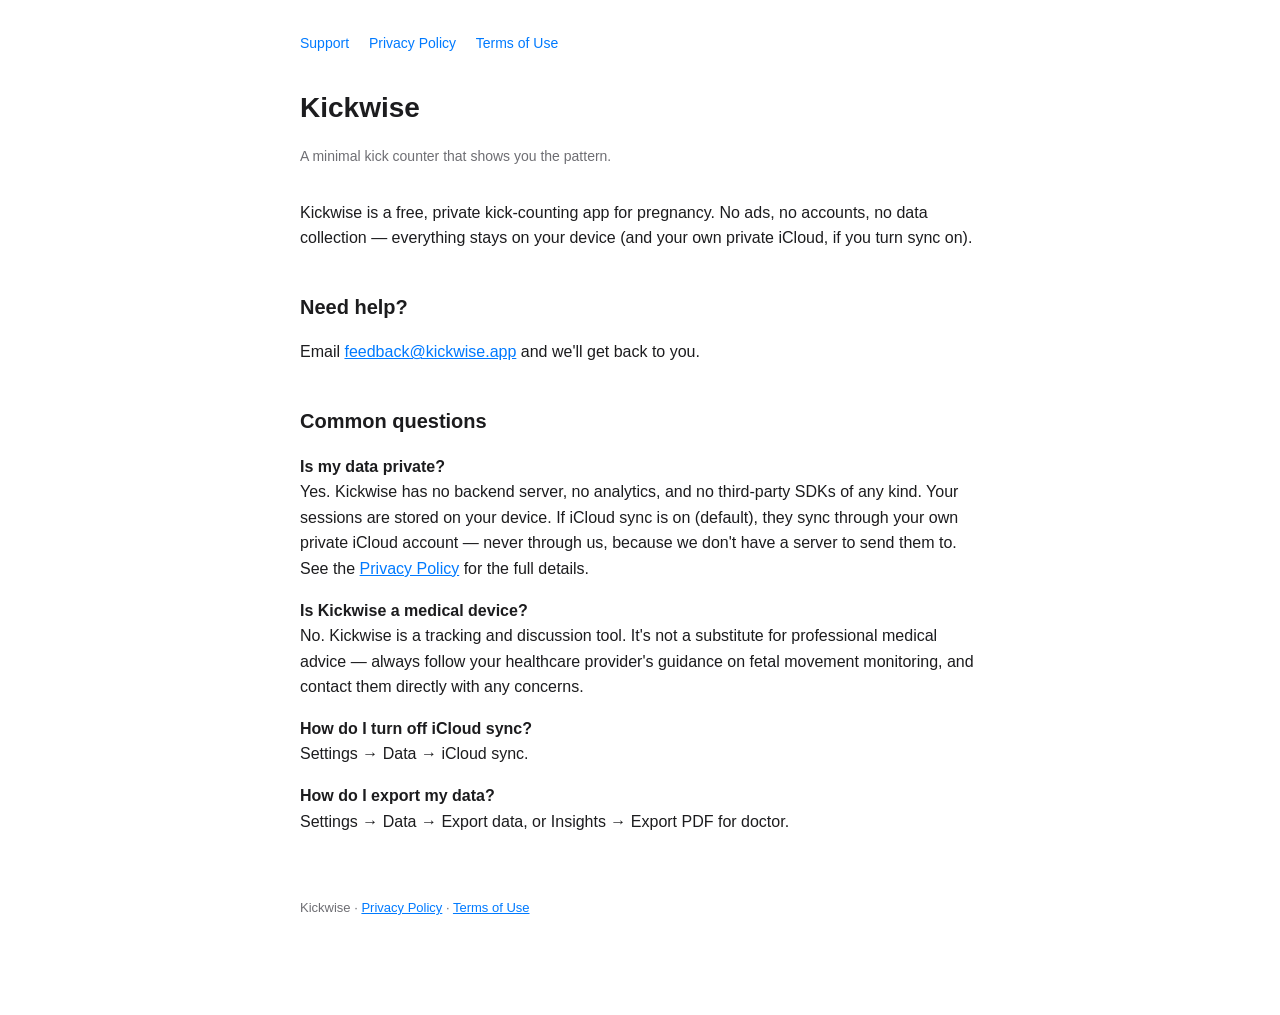
<file: index.html>
<!DOCTYPE html>
<html lang="en">
<head>
  <meta charset="UTF-8">
  <meta name="viewport" content="width=device-width, initial-scale=1.0">
  <title>Kickwise — Support</title>
  <link rel="stylesheet" href="style.css">
</head>
<body>
  <nav>
    <a href="index.html">Support</a>
    <a href="privacy-policy.html">Privacy Policy</a>
    <a href="terms-of-use.html">Terms of Use</a>
  </nav>

  <h1>Kickwise</h1>
  <p class="meta">A minimal kick counter that shows you the pattern.</p>

  <p>
    Kickwise is a free, private kick-counting app for pregnancy. No ads,
    no accounts, no data collection — everything stays on your device
    (and your own private iCloud, if you turn sync on).
  </p>

  <h2>Need help?</h2>
  <p>
    Email <a href="mailto:feedback@kickwise.app">feedback@kickwise.app</a>
    and we'll get back to you.
  </p>

  <h2>Common questions</h2>

  <p><strong>Is my data private?</strong><br>
  Yes. Kickwise has no backend server, no analytics, and no third-party
  SDKs of any kind. Your sessions are stored on your device. If iCloud
  sync is on (default), they sync through your own private iCloud
  account — never through us, because we don't have a server to send
  them to. See the <a href="privacy-policy.html">Privacy Policy</a> for
  the full details.</p>

  <p><strong>Is Kickwise a medical device?</strong><br>
  No. Kickwise is a tracking and discussion tool. It's not a substitute
  for professional medical advice — always follow your healthcare
  provider's guidance on fetal movement monitoring, and contact them
  directly with any concerns.</p>

  <p><strong>How do I turn off iCloud sync?</strong><br>
  Settings → Data → iCloud sync.</p>

  <p><strong>How do I export my data?</strong><br>
  Settings → Data → Export data, or Insights → Export PDF for doctor.</p>

  <footer>
    Kickwise · <a href="privacy-policy.html">Privacy Policy</a> ·
    <a href="terms-of-use.html">Terms of Use</a>
  </footer>
</body>
</html>
</file>
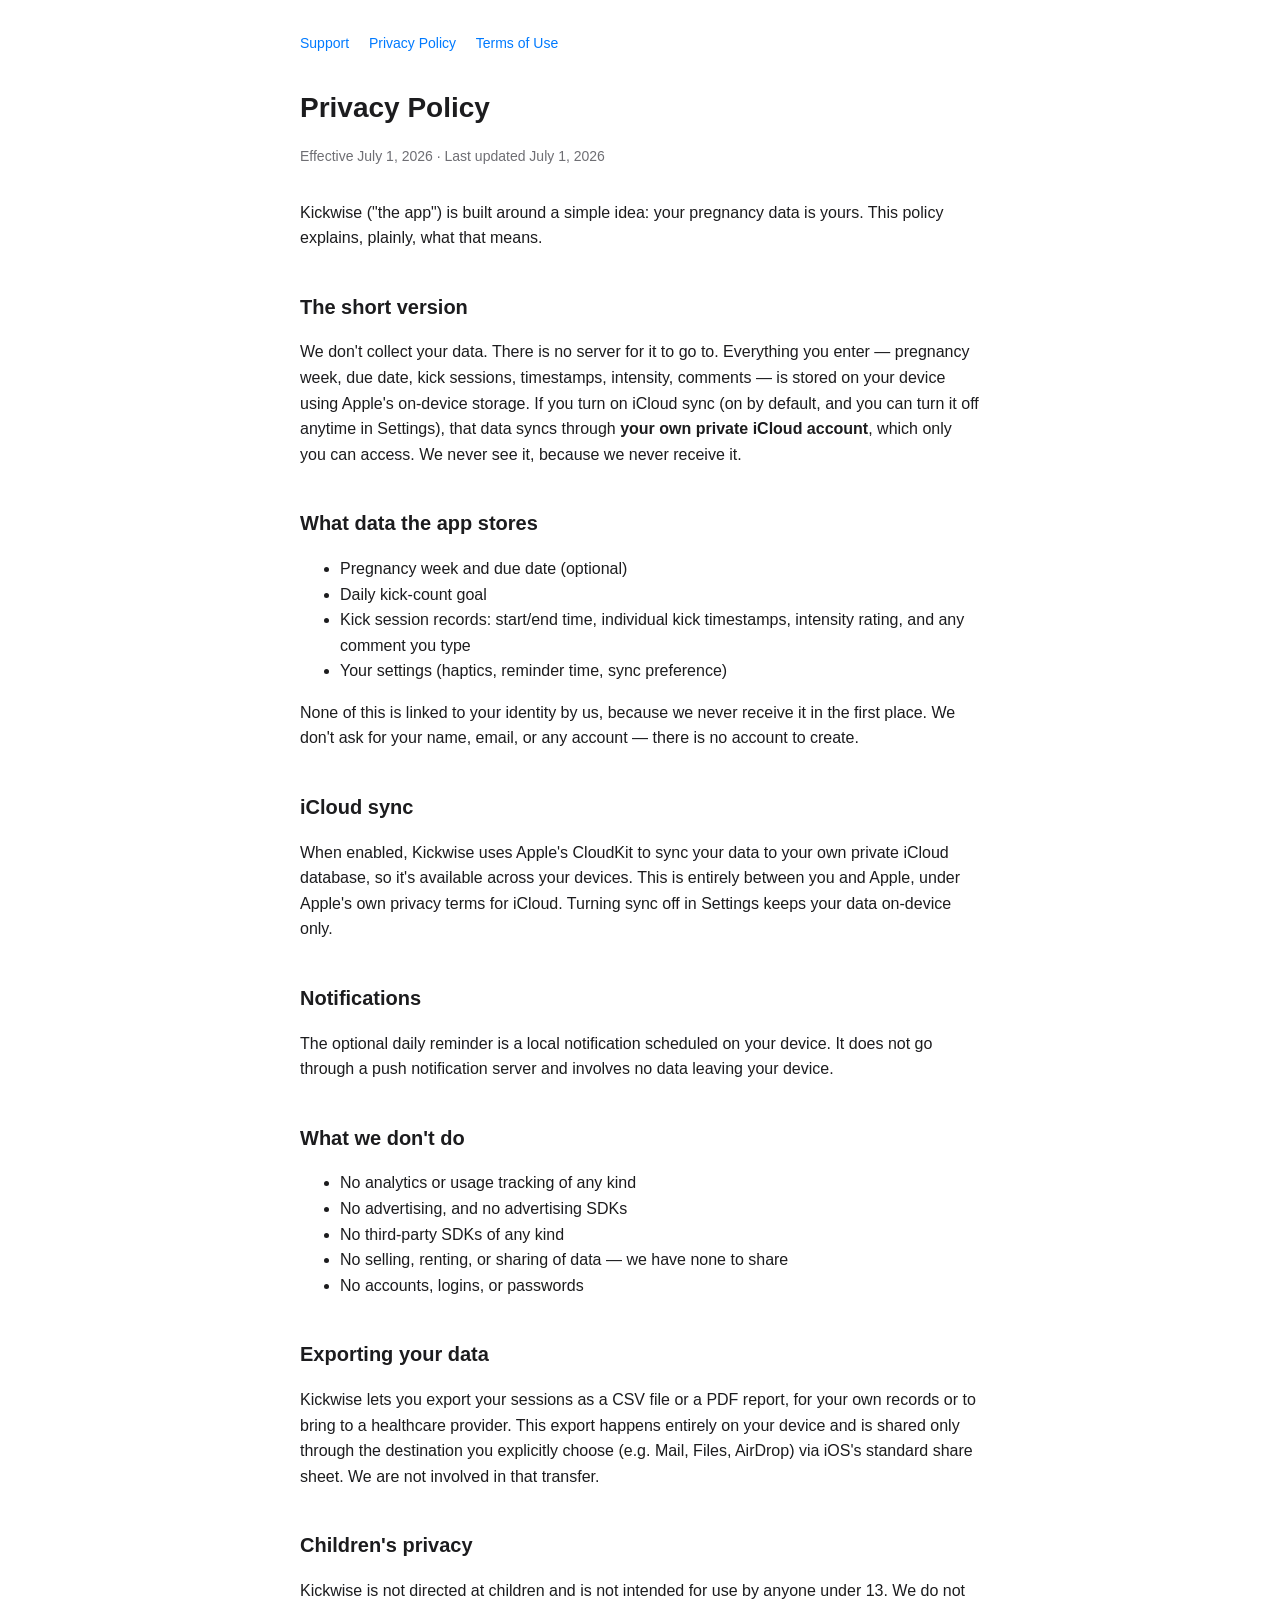
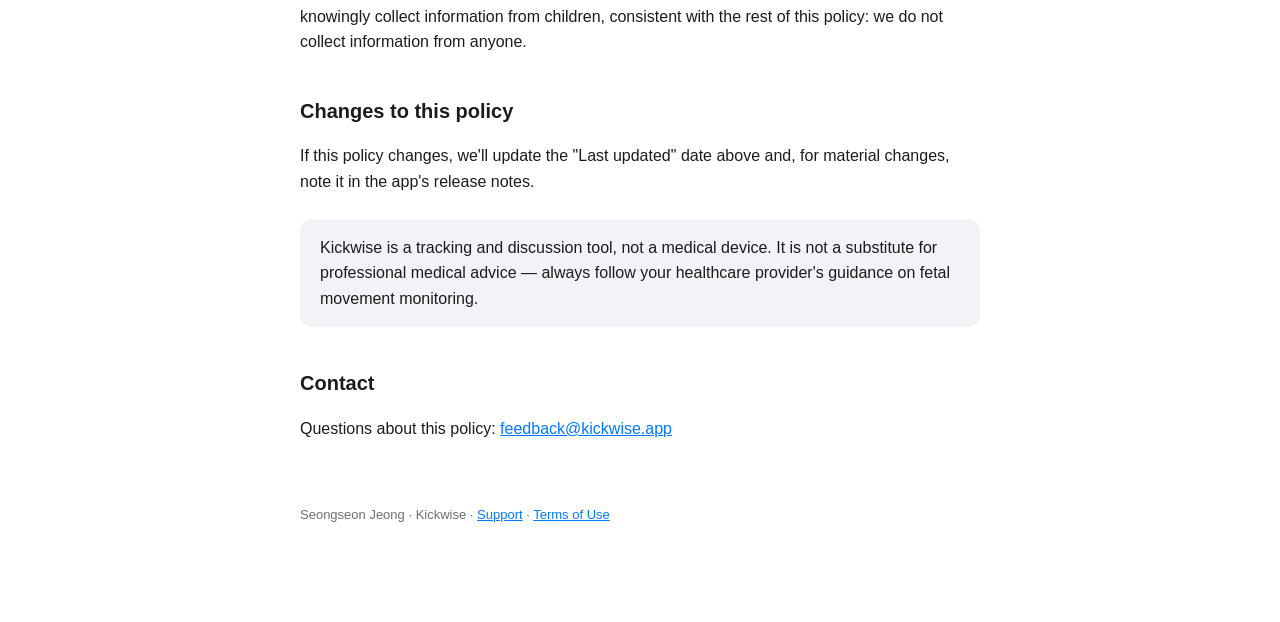
<file: privacy-policy.html>
<!DOCTYPE html>
<html lang="en">
<head>
  <meta charset="UTF-8">
  <meta name="viewport" content="width=device-width, initial-scale=1.0">
  <title>Kickwise — Privacy Policy</title>
  <link rel="stylesheet" href="style.css">
</head>
<body>
  <nav>
    <a href="index.html">Support</a>
    <a href="privacy-policy.html">Privacy Policy</a>
    <a href="terms-of-use.html">Terms of Use</a>
  </nav>

  <h1>Privacy Policy</h1>
  <p class="meta">Effective July 1, 2026 · Last updated July 1, 2026</p>

  <p>
    Kickwise ("the app") is built around a simple idea: your pregnancy
    data is yours. This policy explains, plainly, what that means.
  </p>

  <h2>The short version</h2>
  <p>
    We don't collect your data. There is no server for it to go to.
    Everything you enter — pregnancy week, due date, kick sessions,
    timestamps, intensity, comments — is stored on your device using
    Apple's on-device storage. If you turn on iCloud sync (on by
    default, and you can turn it off anytime in Settings), that data
    syncs through <strong>your own private iCloud account</strong>,
    which only you can access. We never see it, because we never
    receive it.
  </p>

  <h2>What data the app stores</h2>
  <ul>
    <li>Pregnancy week and due date (optional)</li>
    <li>Daily kick-count goal</li>
    <li>Kick session records: start/end time, individual kick
      timestamps, intensity rating, and any comment you type</li>
    <li>Your settings (haptics, reminder time, sync preference)</li>
  </ul>
  <p>
    None of this is linked to your identity by us, because we never
    receive it in the first place. We don't ask for your name, email,
    or any account — there is no account to create.
  </p>

  <h2>iCloud sync</h2>
  <p>
    When enabled, Kickwise uses Apple's CloudKit to sync your data to
    your own private iCloud database, so it's available across your
    devices. This is entirely between you and Apple, under Apple's own
    privacy terms for iCloud. Turning sync off in Settings keeps your
    data on-device only.
  </p>

  <h2>Notifications</h2>
  <p>
    The optional daily reminder is a local notification scheduled on
    your device. It does not go through a push notification server and
    involves no data leaving your device.
  </p>

  <h2>What we don't do</h2>
  <ul>
    <li>No analytics or usage tracking of any kind</li>
    <li>No advertising, and no advertising SDKs</li>
    <li>No third-party SDKs of any kind</li>
    <li>No selling, renting, or sharing of data — we have none to
      share</li>
    <li>No accounts, logins, or passwords</li>
  </ul>

  <h2>Exporting your data</h2>
  <p>
    Kickwise lets you export your sessions as a CSV file or a PDF
    report, for your own records or to bring to a healthcare provider.
    This export happens entirely on your device and is shared only
    through the destination you explicitly choose (e.g. Mail, Files,
    AirDrop) via iOS's standard share sheet. We are not involved in
    that transfer.
  </p>

  <h2>Children's privacy</h2>
  <p>
    Kickwise is not directed at children and is not intended for use
    by anyone under 13. We do not knowingly collect information from
    children, consistent with the rest of this policy: we do not
    collect information from anyone.
  </p>

  <h2>Changes to this policy</h2>
  <p>
    If this policy changes, we'll update the "Last updated" date above
    and, for material changes, note it in the app's release notes.
  </p>

  <div class="disclaimer">
    Kickwise is a tracking and discussion tool, not a medical device.
    It is not a substitute for professional medical advice — always
    follow your healthcare provider's guidance on fetal movement
    monitoring.
  </div>

  <h2>Contact</h2>
  <p>
    Questions about this policy: <a href="mailto:feedback@kickwise.app">feedback@kickwise.app</a>
  </p>

  <footer>
    Seongseon Jeong · Kickwise · <a href="index.html">Support</a> ·
    <a href="terms-of-use.html">Terms of Use</a>
  </footer>
</body>
</html>
</file>
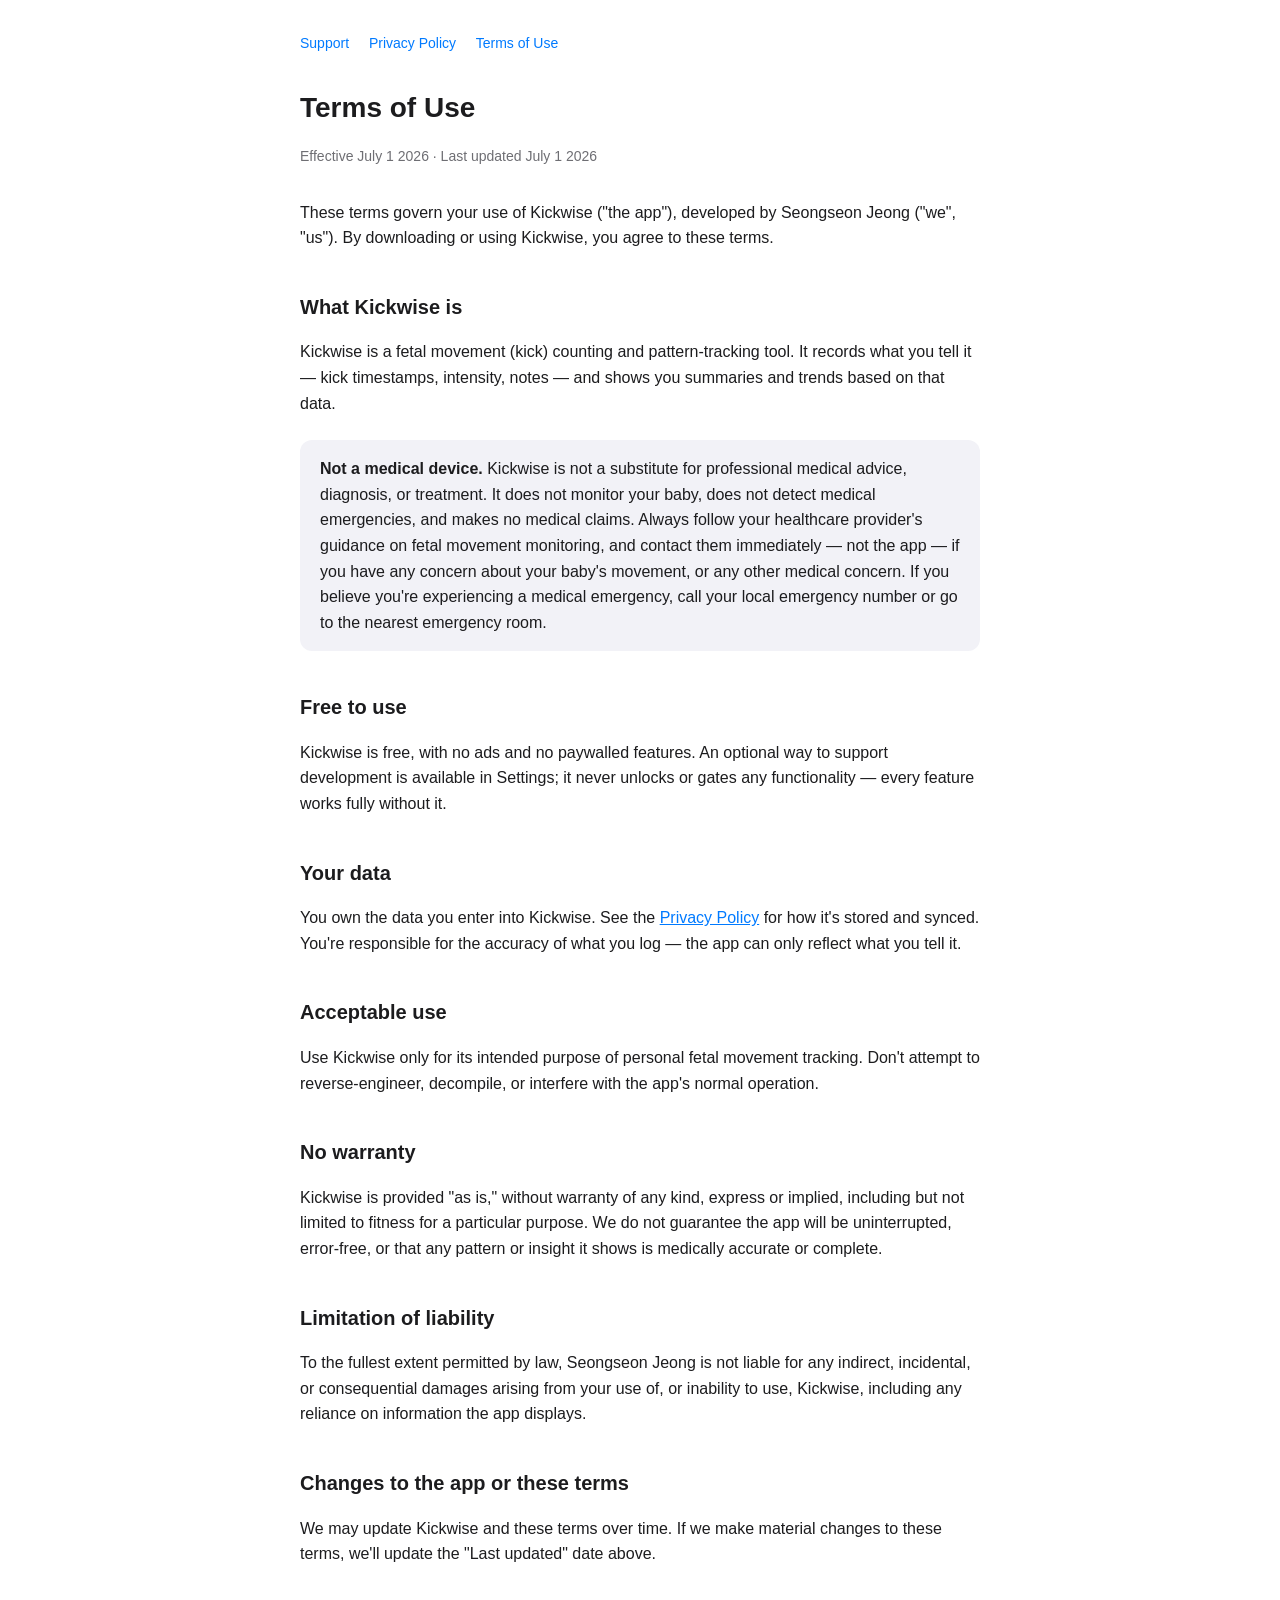
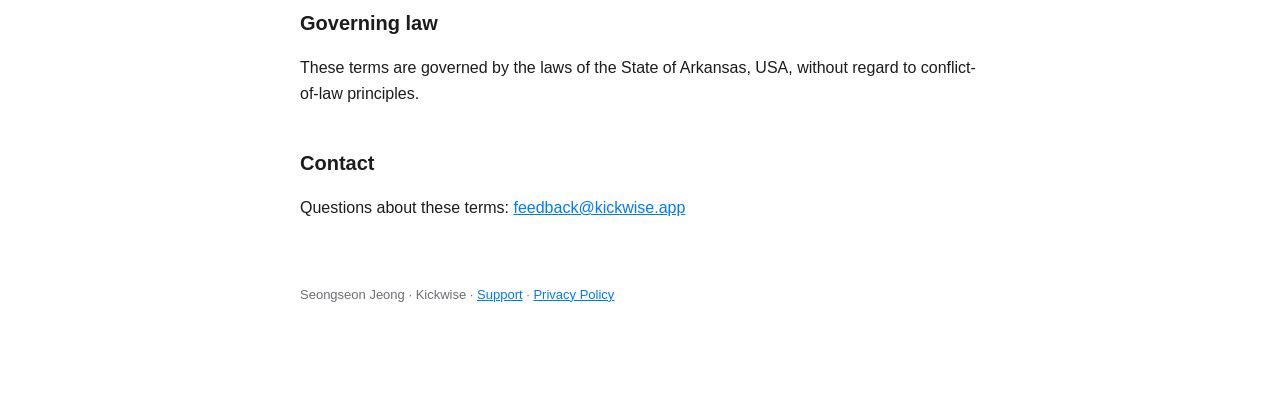
<file: terms-of-use.html>
<!DOCTYPE html>
<html lang="en">
<head>
  <meta charset="UTF-8">
  <meta name="viewport" content="width=device-width, initial-scale=1.0">
  <title>Kickwise — Terms of Use</title>
  <link rel="stylesheet" href="style.css">
</head>
<body>
  <nav>
    <a href="index.html">Support</a>
    <a href="privacy-policy.html">Privacy Policy</a>
    <a href="terms-of-use.html">Terms of Use</a>
  </nav>

  <h1>Terms of Use</h1>
  <p class="meta">Effective July 1 2026 · Last updated July 1 2026</p>

  <p>
    These terms govern your use of Kickwise ("the app"), developed by
    Seongseon Jeong ("we", "us"). By downloading or using Kickwise,
    you agree to these terms.
  </p>

  <h2>What Kickwise is</h2>
  <p>
    Kickwise is a fetal movement (kick) counting and pattern-tracking
    tool. It records what you tell it — kick timestamps, intensity,
    notes — and shows you summaries and trends based on that data.
  </p>

  <div class="disclaimer">
    <strong>Not a medical device.</strong> Kickwise is not a substitute
    for professional medical advice, diagnosis, or treatment. It does
    not monitor your baby, does not detect medical emergencies, and
    makes no medical claims. Always follow your healthcare provider's
    guidance on fetal movement monitoring, and contact them immediately
    — not the app — if you have any concern about your baby's
    movement, or any other medical concern. If you believe you're
    experiencing a medical emergency, call your local emergency number
    or go to the nearest emergency room.
  </div>

  <h2>Free to use</h2>
  <p>
    Kickwise is free, with no ads and no paywalled features. An
    optional way to support development is available in Settings; it
    never unlocks or gates any functionality — every feature works
    fully without it.
  </p>

  <h2>Your data</h2>
  <p>
    You own the data you enter into Kickwise. See the
    <a href="privacy-policy.html">Privacy Policy</a> for how it's
    stored and synced. You're responsible for the accuracy of what you
    log — the app can only reflect what you tell it.
  </p>

  <h2>Acceptable use</h2>
  <p>
    Use Kickwise only for its intended purpose of personal fetal
    movement tracking. Don't attempt to reverse-engineer, decompile, or
    interfere with the app's normal operation.
  </p>

  <h2>No warranty</h2>
  <p>
    Kickwise is provided "as is," without warranty of any kind, express
    or implied, including but not limited to fitness for a particular
    purpose. We do not guarantee the app will be uninterrupted,
    error-free, or that any pattern or insight it shows is medically
    accurate or complete.
  </p>

  <h2>Limitation of liability</h2>
  <p>
    To the fullest extent permitted by law, Seongseon Jeong is not
    liable for any indirect, incidental, or consequential damages
    arising from your use of, or inability to use, Kickwise, including
    any reliance on information the app displays.
  </p>

  <h2>Changes to the app or these terms</h2>
  <p>
    We may update Kickwise and these terms over time. If we make
    material changes to these terms, we'll update the "Last updated"
    date above.
  </p>

  <h2>Governing law</h2>
  <p>
    These terms are governed by the laws of the State of Arkansas, USA, without
    regard to conflict-of-law principles.
  </p>

  <h2>Contact</h2>
  <p>
    Questions about these terms: <a href="mailto:feedback@kickwise.app">feedback@kickwise.app</a>
  </p>

  <footer>
    Seongseon Jeong · Kickwise · <a href="index.html">Support</a> ·
    <a href="privacy-policy.html">Privacy Policy</a>
  </footer>
</body>
</html>
</file>
<file: style.css>
body {
  font-family: -apple-system, BlinkMacSystemFont, "Segoe UI", Helvetica, Arial, sans-serif;
  max-width: 680px;
  margin: 0 auto;
  padding: 32px 24px 96px;
  line-height: 1.6;
  color: #1c1c1e;
}

h1 {
  font-size: 28px;
  margin-bottom: 4px;
}

h2 {
  font-size: 20px;
  margin-top: 40px;
}

.meta {
  color: #6e6e73;
  font-size: 14px;
  margin-bottom: 32px;
}

.disclaimer {
  background: #f2f2f7;
  border-radius: 12px;
  padding: 16px 20px;
  margin: 24px 0;
}

nav {
  margin-bottom: 32px;
  font-size: 14px;
}

nav a {
  color: #007AFF;
  text-decoration: none;
  margin-right: 16px;
}

nav a:hover {
  text-decoration: underline;
}

footer {
  margin-top: 64px;
  color: #6e6e73;
  font-size: 13px;
}

a {
  color: #007AFF;
}
</file>
